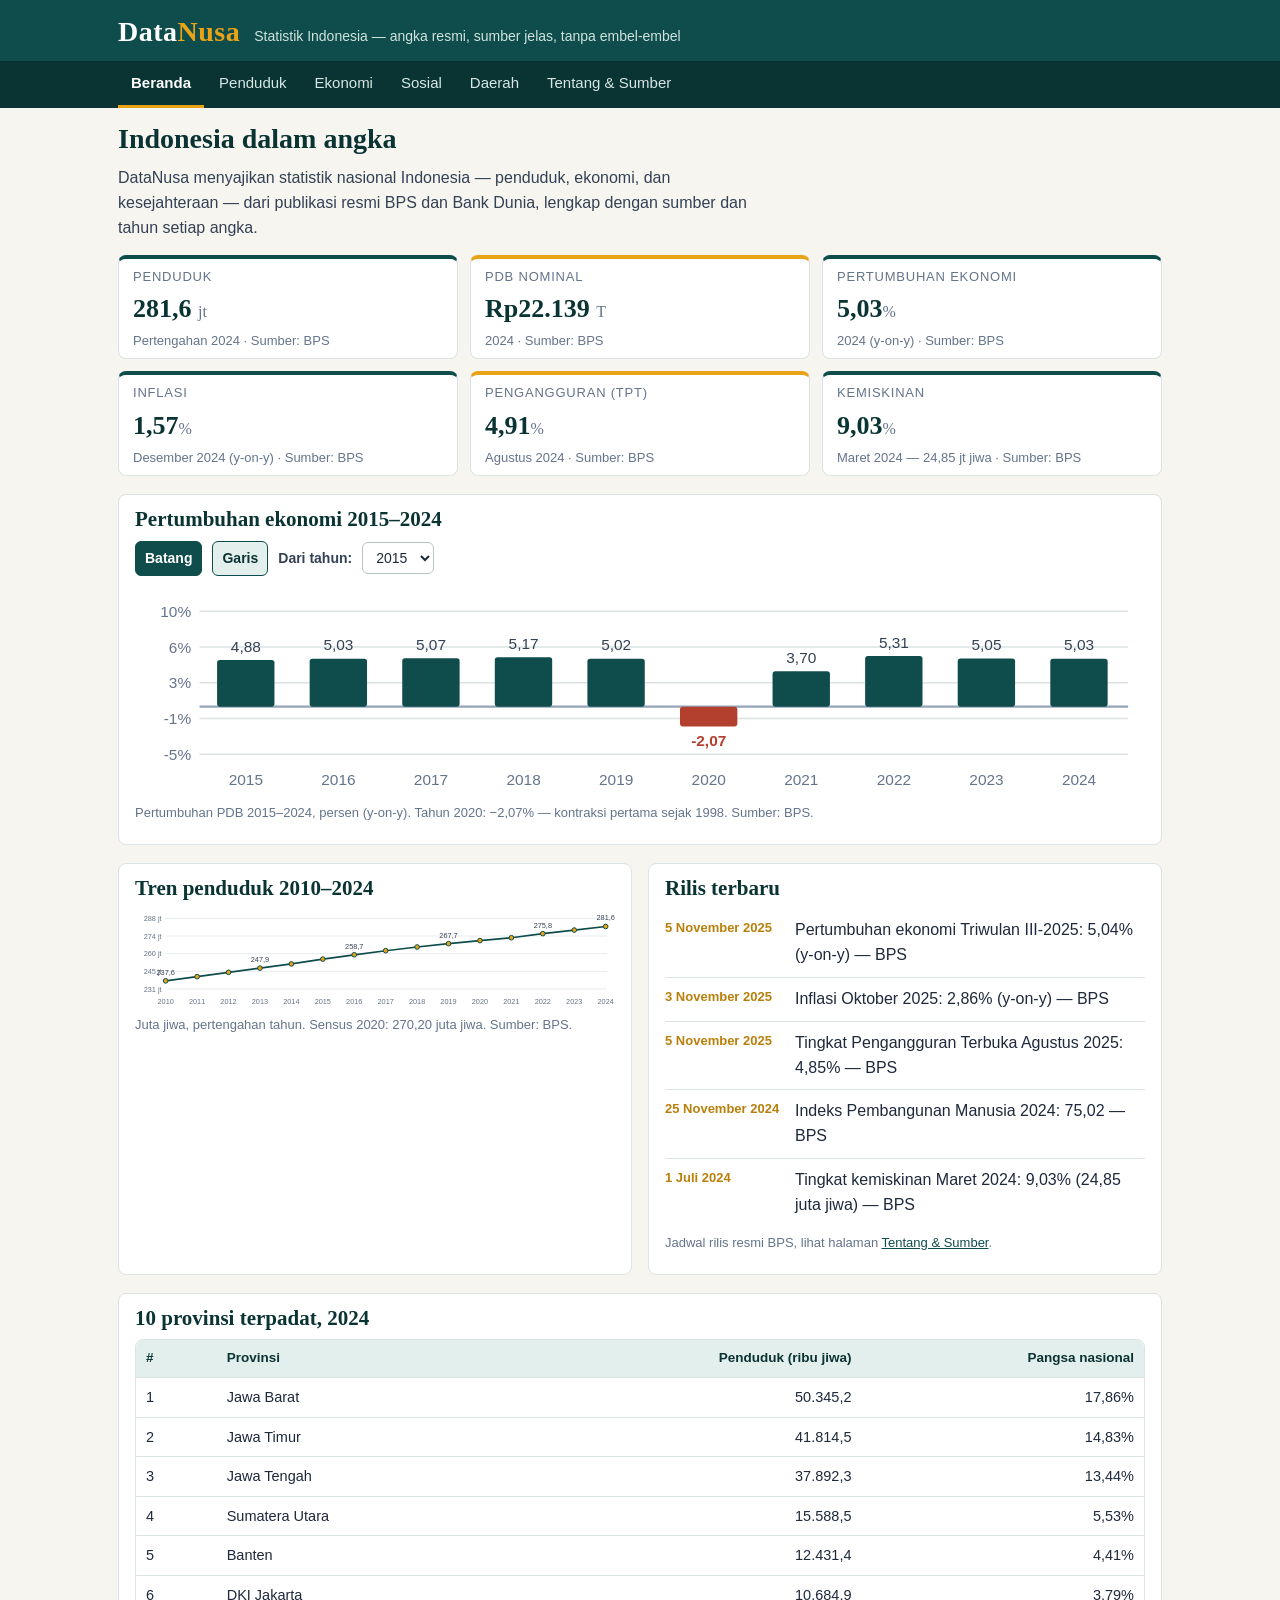
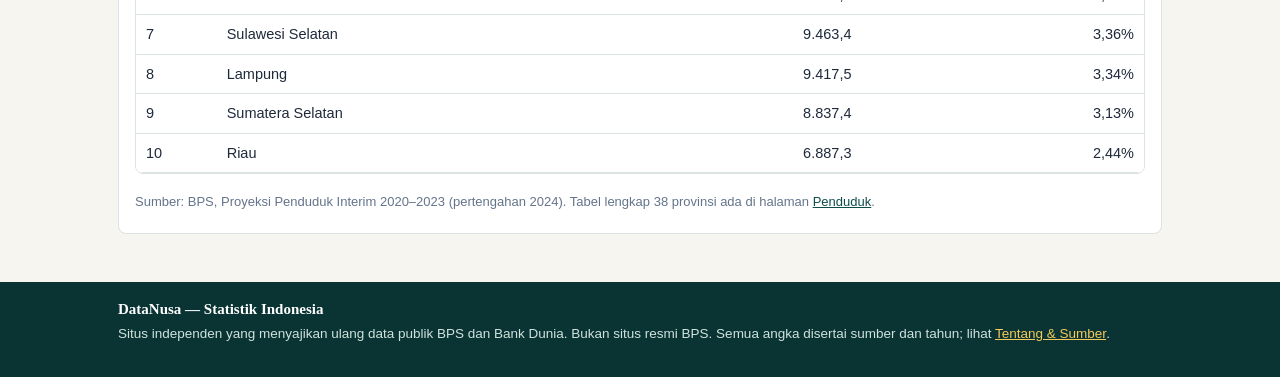
<file: app/index.html>
<!DOCTYPE html>
<html lang="id">
<head>
<meta charset="utf-8">
<meta name="viewport" content="width=device-width, initial-scale=1">
<meta name="description" content="DataNusa — statistik nasional Indonesia: penduduk 281,6 juta, PDB, inflasi, pengangguran, kemiskinan, dan IPM, dari BPS.">
<title>DataNusa — Statistik Indonesia</title>
<link rel="stylesheet" href="style.css">
<script src="data.js"></script>
<script src="charts.js"></script>
<script src="main.js"></script>
<script src="index.js"></script>
</head>
<body>
<header class="masthead">
  <div class="wrap">
    <a class="brand" href="index.html">Data<em>Nusa</em></a>
    <span class="tagline">Statistik Indonesia — angka resmi, sumber jelas, tanpa embel-embel</span>
  </div>
</header>
<nav class="main" aria-label="Navigasi utama">
  <div class="wrap">
    <a href="index.html">Beranda</a>
    <a href="penduduk.html">Penduduk</a>
    <a href="ekonomi.html">Ekonomi</a>
    <a href="sosial.html">Sosial</a>
    <a href="daerah.html">Daerah</a>
    <a href="metodologi.html">Tentang &amp; Sumber</a>
  </div>
</nav>
<main>
  <div class="wrap">
    <h1>Indonesia dalam angka</h1>
    <p class="lede">DataNusa menyajikan statistik nasional Indonesia — penduduk, ekonomi, dan kesejahteraan — dari publikasi resmi BPS dan Bank Dunia, lengkap dengan sumber dan tahun setiap angka.</p>

    <section class="kpis" aria-label="Indikator utama">
      <div class="kpi"><div class="label">Penduduk</div><div class="value">281,6 <small>jt</small></div><div class="period">Pertengahan 2024 · Sumber: BPS</div></div>
      <div class="kpi amber"><div class="label">PDB nominal</div><div class="value">Rp22.139 <small>T</small></div><div class="period">2024 · Sumber: BPS</div></div>
      <div class="kpi"><div class="label">Pertumbuhan ekonomi</div><div class="value">5,03<small>%</small></div><div class="period">2024 (y-on-y) · Sumber: BPS</div></div>
      <div class="kpi"><div class="label">Inflasi</div><div class="value">1,57<small>%</small></div><div class="period">Desember 2024 (y-on-y) · Sumber: BPS</div></div>
      <div class="kpi amber"><div class="label">Pengangguran (TPT)</div><div class="value">4,91<small>%</small></div><div class="period">Agustus 2024 · Sumber: BPS</div></div>
      <div class="kpi"><div class="label">Kemiskinan</div><div class="value">9,03<small>%</small></div><div class="period">Maret 2024 — 24,85 jt jiwa · Sumber: BPS</div></div>
    </section>

    <section class="panel" aria-labelledby="hero-title">
      <h2 id="hero-title">Pertumbuhan ekonomi 2015–2024</h2>
      <div class="controls">
        <button id="toggle-bar" type="button" aria-pressed="true">Batang</button>
        <button id="toggle-line" type="button" aria-pressed="false">Garis</button>
        <label for="year-from">Dari tahun:</label>
        <select id="year-from">
          <option value="2015" selected>2015</option>
          <option value="2018">2018</option>
          <option value="2020">2020</option>
          <option value="2022">2022</option>
        </select>
      </div>
      <div id="hero-chart"></div>
      <p class="chart-note" id="hero-note"></p>
    </section>

    <section class="grid2">
      <div class="panel">
        <h2>Tren penduduk 2010–2024</h2>
        <div id="pop-chart"></div>
        <p class="chart-note">Juta jiwa, pertengahan tahun. Sensus 2020: 270,20 juta jiwa. Sumber: BPS.</p>
      </div>
      <div class="panel">
        <h2>Rilis terbaru</h2>
        <ul class="releases" id="releases"></ul>
        <p class="chart-note">Jadwal rilis resmi BPS, lihat halaman <a href="metodologi.html">Tentang &amp; Sumber</a>.</p>
      </div>
    </section>

    <section class="panel">
      <h2>10 provinsi terpadat, 2024</h2>
      <div class="tablewrap">
        <table class="data">
          <thead><tr><th>#</th><th>Provinsi</th><th class="num">Penduduk (ribu jiwa)</th><th class="num">Pangsa nasional</th></tr></thead>
          <tbody id="top10-body"></tbody>
        </table>
      </div>
      <p class="src">Sumber: BPS, Proyeksi Penduduk Interim 2020–2023 (pertengahan 2024). Tabel lengkap 38 provinsi ada di halaman <a href="penduduk.html">Penduduk</a>.</p>
    </section>
  </div>
</main>
<footer class="site">
  <div class="wrap">
    <h3>DataNusa — Statistik Indonesia</h3>
    <p>Situs independen yang menyajikan ulang data publik BPS dan Bank Dunia. Bukan situs resmi BPS. Semua angka disertai sumber dan tahun; lihat <a href="metodologi.html">Tentang &amp; Sumber</a>.</p>
  </div>
</footer>
</body>
</html>
</file>
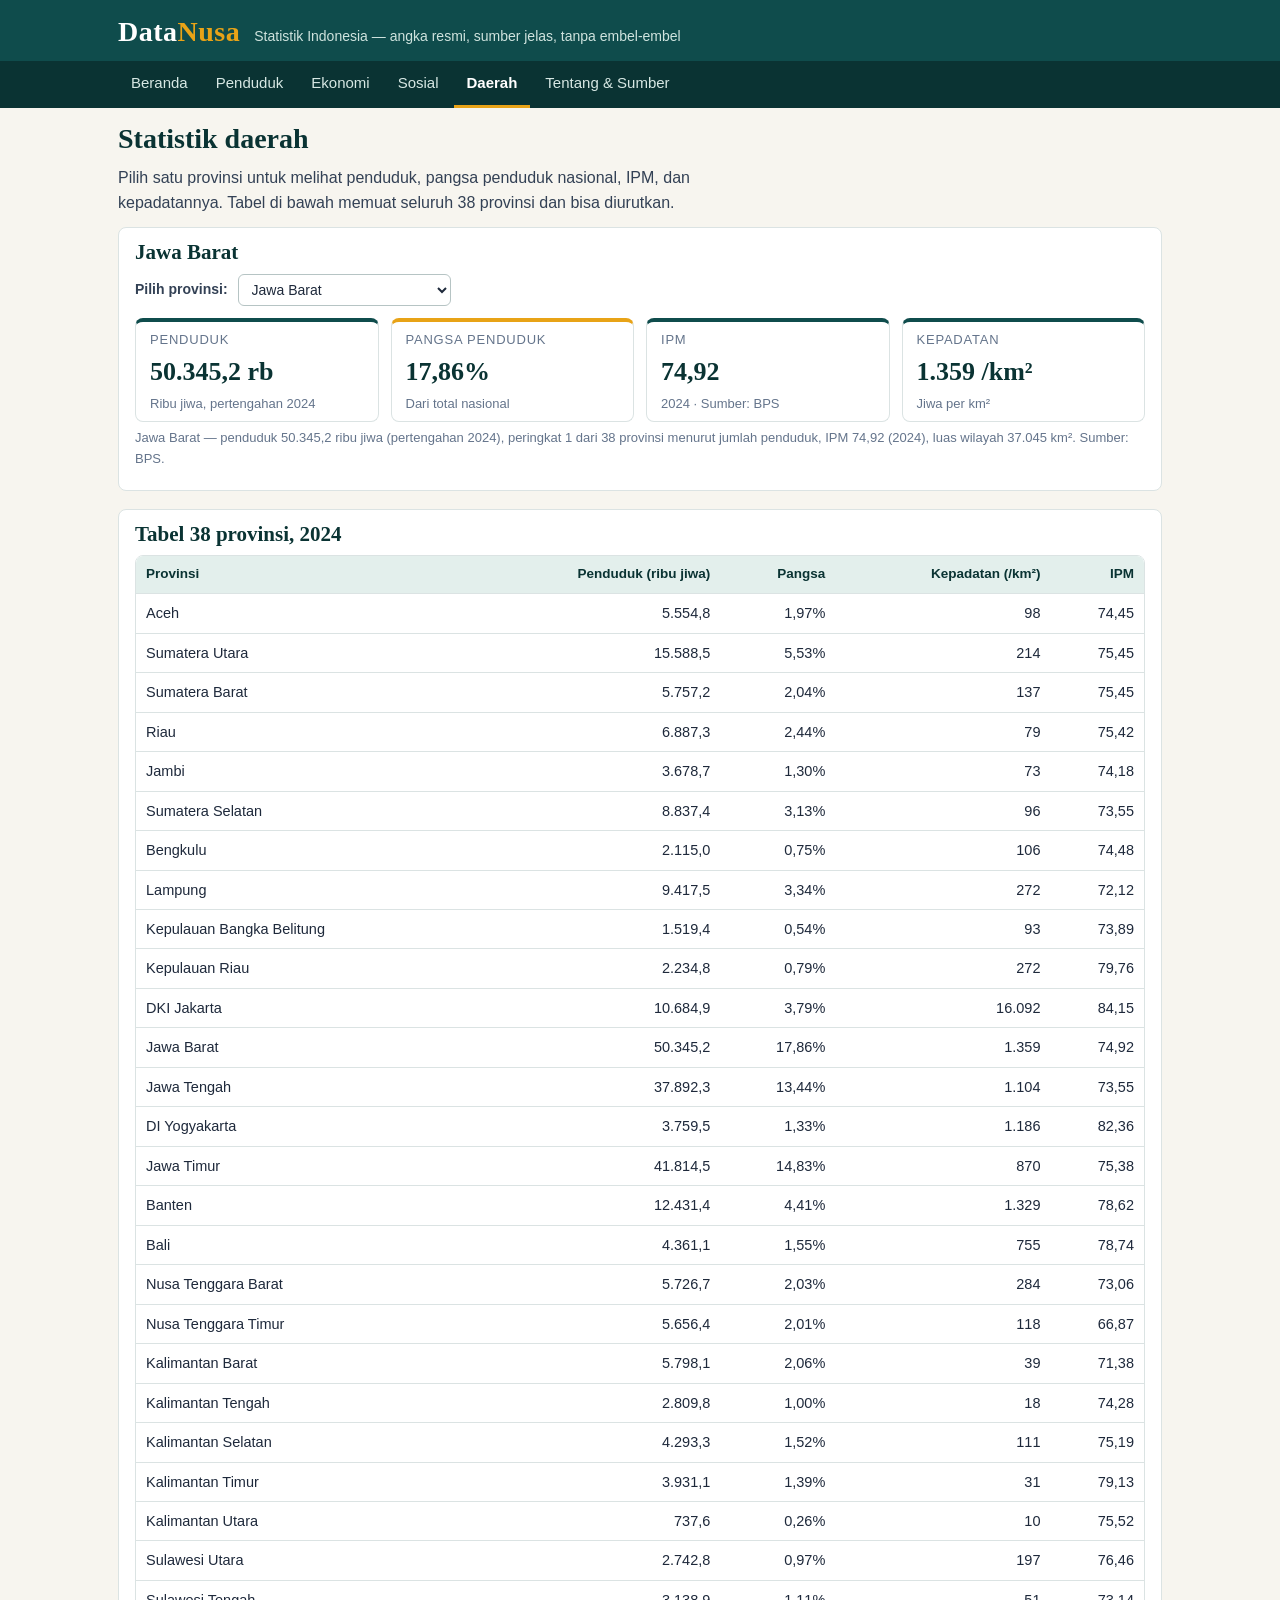
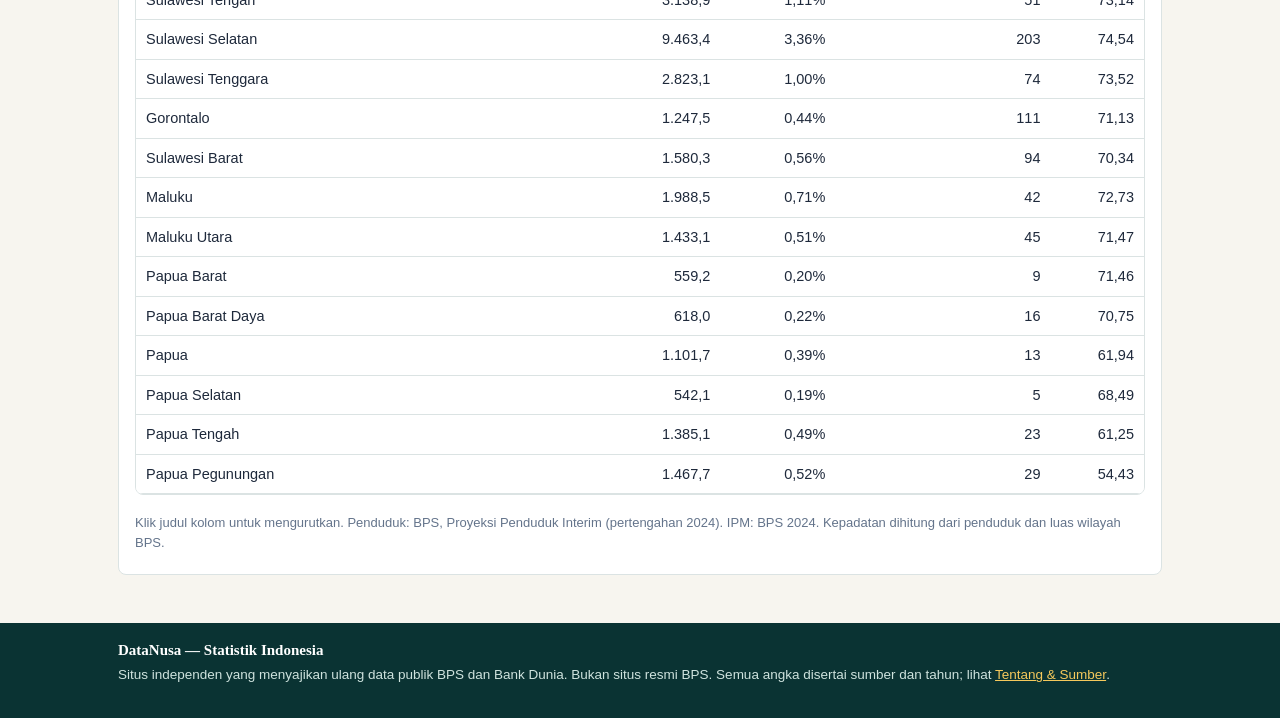
<file: app/daerah.html>
<!DOCTYPE html>
<html lang="id">
<head>
<meta charset="utf-8">
<meta name="viewport" content="width=device-width, initial-scale=1">
<meta name="description" content="Statistik 38 provinsi Indonesia 2024: penduduk, pangsa nasional, IPM, dan kepadatan — pilih provinsi untuk melihat datanya.">
<title>Daerah — DataNusa</title>
<link rel="stylesheet" href="style.css">
<script src="data.js"></script>
<script src="charts.js"></script>
<script src="main.js"></script>
<script src="daerah.js"></script>
</head>
<body>
<header class="masthead">
  <div class="wrap">
    <a class="brand" href="index.html">Data<em>Nusa</em></a>
    <span class="tagline">Statistik Indonesia — angka resmi, sumber jelas, tanpa embel-embel</span>
  </div>
</header>
<nav class="main" aria-label="Navigasi utama">
  <div class="wrap">
    <a href="index.html">Beranda</a>
    <a href="penduduk.html">Penduduk</a>
    <a href="ekonomi.html">Ekonomi</a>
    <a href="sosial.html">Sosial</a>
    <a href="daerah.html">Daerah</a>
    <a href="metodologi.html">Tentang &amp; Sumber</a>
  </div>
</nav>
<main>
  <div class="wrap">
    <h1>Statistik daerah</h1>
    <p class="lede">Pilih satu provinsi untuk melihat penduduk, pangsa penduduk nasional, IPM, dan kepadatannya. Tabel di bawah memuat seluruh 38 provinsi dan bisa diurutkan.</p>

    <section class="panel">
      <h2 id="prov-name">Jawa Barat</h2>
      <div class="controls">
        <label for="prov-select">Pilih provinsi:</label>
        <select id="prov-select"></select>
      </div>
      <div class="daerah-panel">
        <div class="kpi"><div class="label">Penduduk</div><div class="value" id="prov-pop">—</div><div class="period">Ribu jiwa, pertengahan 2024</div></div>
        <div class="kpi amber"><div class="label">Pangsa penduduk</div><div class="value" id="prov-share">—</div><div class="period">Dari total nasional</div></div>
        <div class="kpi"><div class="label">IPM</div><div class="value" id="prov-ipm">—</div><div class="period">2024 · Sumber: BPS</div></div>
        <div class="kpi"><div class="label">Kepadatan</div><div class="value" id="prov-density">—</div><div class="period">Jiwa per km²</div></div>
      </div>
      <p class="chart-note" id="prov-note"></p>
    </section>

    <section class="panel">
      <h2>Tabel 38 provinsi, 2024</h2>
      <div class="tablewrap">
        <table class="data" id="prov-table">
          <thead><tr>
            <th class="sortable" data-col="0" data-type="text">Provinsi</th>
            <th class="sortable num" data-col="1" data-type="num">Penduduk (ribu jiwa)</th>
            <th class="sortable num" data-col="2" data-type="num">Pangsa</th>
            <th class="sortable num" data-col="3" data-type="num">Kepadatan (/km²)</th>
            <th class="sortable num" data-col="4" data-type="num">IPM</th>
          </tr></thead>
          <tbody></tbody>
        </table>
      </div>
      <p class="src">Klik judul kolom untuk mengurutkan. Penduduk: BPS, Proyeksi Penduduk Interim (pertengahan 2024). IPM: BPS 2024. Kepadatan dihitung dari penduduk dan luas wilayah BPS.</p>
    </section>
  </div>
</main>
<footer class="site">
  <div class="wrap">
    <h3>DataNusa — Statistik Indonesia</h3>
    <p>Situs independen yang menyajikan ulang data publik BPS dan Bank Dunia. Bukan situs resmi BPS. Semua angka disertai sumber dan tahun; lihat <a href="metodologi.html">Tentang &amp; Sumber</a>.</p>
  </div>
</footer>
</body>
</html>
</file>
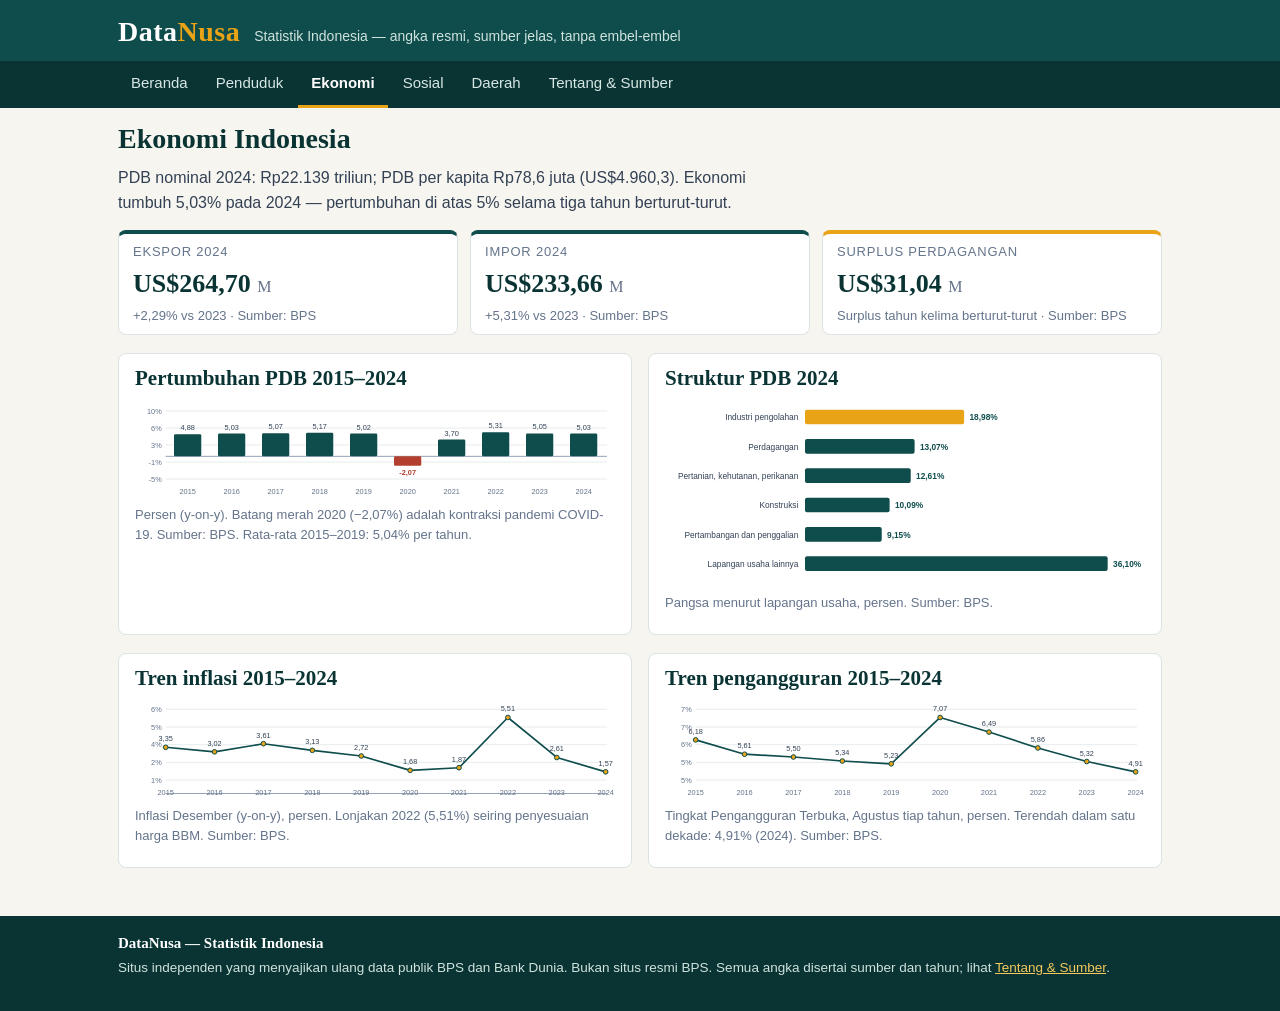
<file: app/ekonomi.html>
<!DOCTYPE html>
<html lang="id">
<head>
<meta charset="utf-8">
<meta name="viewport" content="width=device-width, initial-scale=1">
<meta name="description" content="Ekonomi Indonesia: PDB Rp22.139 triliun, pertumbuhan 5,03%, inflasi 1,57%, surplus perdagangan US$31,04 miliar (2024).">
<title>Ekonomi — DataNusa</title>
<link rel="stylesheet" href="style.css">
<script src="data.js"></script>
<script src="charts.js"></script>
<script src="main.js"></script>
<script src="ekonomi.js"></script>
</head>
<body>
<header class="masthead">
  <div class="wrap">
    <a class="brand" href="index.html">Data<em>Nusa</em></a>
    <span class="tagline">Statistik Indonesia — angka resmi, sumber jelas, tanpa embel-embel</span>
  </div>
</header>
<nav class="main" aria-label="Navigasi utama">
  <div class="wrap">
    <a href="index.html">Beranda</a>
    <a href="penduduk.html">Penduduk</a>
    <a href="ekonomi.html">Ekonomi</a>
    <a href="sosial.html">Sosial</a>
    <a href="daerah.html">Daerah</a>
    <a href="metodologi.html">Tentang &amp; Sumber</a>
  </div>
</nav>
<main>
  <div class="wrap">
    <h1>Ekonomi Indonesia</h1>
    <p class="lede">PDB nominal 2024: Rp22.139 triliun; PDB per kapita Rp78,6 juta (US$4.960,3). Ekonomi tumbuh 5,03% pada 2024 — pertumbuhan di atas 5% selama tiga tahun berturut-turut.</p>

    <section class="kpis" aria-label="Perdagangan 2024">
      <div class="kpi"><div class="label">Ekspor 2024</div><div class="value">US$264,70 <small>M</small></div><div class="period">+2,29% vs 2023 · Sumber: BPS</div></div>
      <div class="kpi"><div class="label">Impor 2024</div><div class="value">US$233,66 <small>M</small></div><div class="period">+5,31% vs 2023 · Sumber: BPS</div></div>
      <div class="kpi amber"><div class="label">Surplus perdagangan</div><div class="value">US$31,04 <small>M</small></div><div class="period">Surplus tahun kelima berturut-turut · Sumber: BPS</div></div>
    </section>

    <section class="grid2">
      <div class="panel">
        <h2>Pertumbuhan PDB 2015–2024</h2>
        <div id="growth-chart"></div>
        <p class="chart-note">Persen (y-on-y). Batang merah 2020 (−2,07%) adalah kontraksi pandemi COVID-19. Sumber: BPS.</p>
      </div>
      <div class="panel">
        <h2>Struktur PDB 2024</h2>
        <div id="sector-chart"></div>
        <p class="chart-note">Pangsa menurut lapangan usaha, persen. Sumber: BPS.</p>
      </div>
    </section>

    <section class="grid2">
      <div class="panel">
        <h2>Tren inflasi 2015–2024</h2>
        <div id="inflation-chart"></div>
        <p class="chart-note">Inflasi Desember (y-on-y), persen. Lonjakan 2022 (5,51%) seiring penyesuaian harga BBM. Sumber: BPS.</p>
      </div>
      <div class="panel">
        <h2>Tren pengangguran 2015–2024</h2>
        <div id="unemp-chart"></div>
        <p class="chart-note">Tingkat Pengangguran Terbuka, Agustus tiap tahun, persen. Terendah dalam satu dekade: 4,91% (2024). Sumber: BPS.</p>
      </div>
    </section>
  </div>
</main>
<footer class="site">
  <div class="wrap">
    <h3>DataNusa — Statistik Indonesia</h3>
    <p>Situs independen yang menyajikan ulang data publik BPS dan Bank Dunia. Bukan situs resmi BPS. Semua angka disertai sumber dan tahun; lihat <a href="metodologi.html">Tentang &amp; Sumber</a>.</p>
  </div>
</footer>
</body>
</html>
</file>
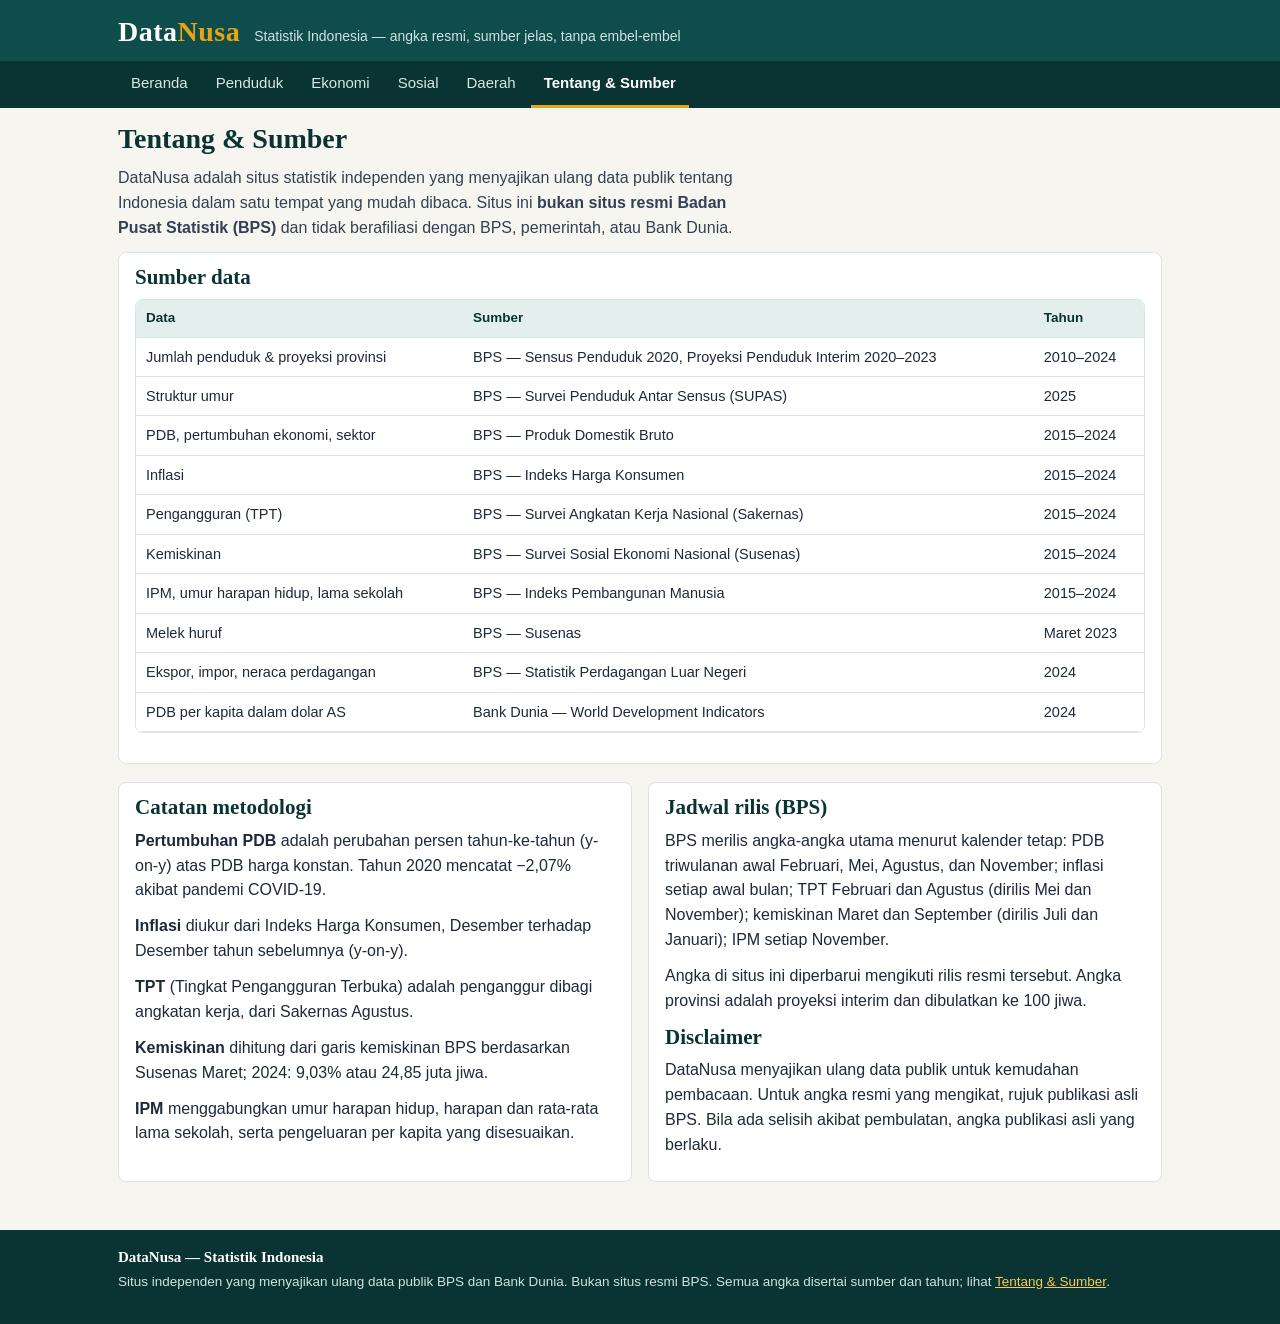
<file: app/metodologi.html>
<!DOCTYPE html>
<html lang="id">
<head>
<meta charset="utf-8">
<meta name="viewport" content="width=device-width, initial-scale=1">
<meta name="description" content="Tentang DataNusa: sumber data BPS dan Bank Dunia, catatan metodologi, jadwal rilis, dan disclaimer situs independen.">
<title>Tentang &amp; Sumber — DataNusa</title>
<link rel="stylesheet" href="style.css">
<script src="main.js"></script>
</head>
<body>
<header class="masthead">
  <div class="wrap">
    <a class="brand" href="index.html">Data<em>Nusa</em></a>
    <span class="tagline">Statistik Indonesia — angka resmi, sumber jelas, tanpa embel-embel</span>
  </div>
</header>
<nav class="main" aria-label="Navigasi utama">
  <div class="wrap">
    <a href="index.html">Beranda</a>
    <a href="penduduk.html">Penduduk</a>
    <a href="ekonomi.html">Ekonomi</a>
    <a href="sosial.html">Sosial</a>
    <a href="daerah.html">Daerah</a>
    <a href="metodologi.html">Tentang &amp; Sumber</a>
  </div>
</nav>
<main>
  <div class="wrap">
    <h1>Tentang &amp; Sumber</h1>
    <p class="lede">DataNusa adalah situs statistik independen yang menyajikan ulang data publik tentang Indonesia dalam satu tempat yang mudah dibaca. Situs ini <b>bukan situs resmi Badan Pusat Statistik (BPS)</b> dan tidak berafiliasi dengan BPS, pemerintah, atau Bank Dunia.</p>

    <section class="panel">
      <h2>Sumber data</h2>
      <div class="tablewrap">
        <table class="data">
          <thead><tr><th>Data</th><th>Sumber</th><th>Tahun</th></tr></thead>
          <tbody>
            <tr><td>Jumlah penduduk &amp; proyeksi provinsi</td><td>BPS — Sensus Penduduk 2020, Proyeksi Penduduk Interim 2020–2023</td><td>2010–2024</td></tr>
            <tr><td>Struktur umur</td><td>BPS — Survei Penduduk Antar Sensus (SUPAS)</td><td>2025</td></tr>
            <tr><td>PDB, pertumbuhan ekonomi, sektor</td><td>BPS — Produk Domestik Bruto</td><td>2015–2024</td></tr>
            <tr><td>Inflasi</td><td>BPS — Indeks Harga Konsumen</td><td>2015–2024</td></tr>
            <tr><td>Pengangguran (TPT)</td><td>BPS — Survei Angkatan Kerja Nasional (Sakernas)</td><td>2015–2024</td></tr>
            <tr><td>Kemiskinan</td><td>BPS — Survei Sosial Ekonomi Nasional (Susenas)</td><td>2015–2024</td></tr>
            <tr><td>IPM, umur harapan hidup, lama sekolah</td><td>BPS — Indeks Pembangunan Manusia</td><td>2015–2024</td></tr>
            <tr><td>Melek huruf</td><td>BPS — Susenas</td><td>Maret 2023</td></tr>
            <tr><td>Ekspor, impor, neraca perdagangan</td><td>BPS — Statistik Perdagangan Luar Negeri</td><td>2024</td></tr>
            <tr><td>PDB per kapita dalam dolar AS</td><td>Bank Dunia — World Development Indicators</td><td>2024</td></tr>
          </tbody>
        </table>
      </div>
    </section>

    <section class="grid2">
      <div class="panel">
        <h2>Catatan metodologi</h2>
        <p><b>Pertumbuhan PDB</b> adalah perubahan persen tahun-ke-tahun (y-on-y) atas PDB harga konstan. Tahun 2020 mencatat −2,07% akibat pandemi COVID-19.</p>
        <p><b>Inflasi</b> diukur dari Indeks Harga Konsumen, Desember terhadap Desember tahun sebelumnya (y-on-y).</p>
        <p><b>TPT</b> (Tingkat Pengangguran Terbuka) adalah penganggur dibagi angkatan kerja, dari Sakernas Agustus.</p>
        <p><b>Kemiskinan</b> dihitung dari garis kemiskinan BPS berdasarkan Susenas Maret; 2024: 9,03% atau 24,85 juta jiwa.</p>
        <p><b>IPM</b> menggabungkan umur harapan hidup, harapan dan rata-rata lama sekolah, serta pengeluaran per kapita yang disesuaikan.</p>
      </div>
      <div class="panel">
        <h2>Jadwal rilis (BPS)</h2>
        <p>BPS merilis angka-angka utama menurut kalender tetap: PDB triwulanan awal Februari, Mei, Agustus, dan November; inflasi setiap awal bulan; TPT Februari dan Agustus (dirilis Mei dan November); kemiskinan Maret dan September (dirilis Juli dan Januari); IPM setiap November.</p>
        <p>Angka di situs ini diperbarui mengikuti rilis resmi tersebut. Angka provinsi adalah proyeksi interim dan dibulatkan ke 100 jiwa.</p>
        <h2>Disclaimer</h2>
        <p>DataNusa menyajikan ulang data publik untuk kemudahan pembacaan. Untuk angka resmi yang mengikat, rujuk publikasi asli BPS. Bila ada selisih akibat pembulatan, angka publikasi asli yang berlaku.</p>
      </div>
    </section>
  </div>
</main>
<footer class="site">
  <div class="wrap">
    <h3>DataNusa — Statistik Indonesia</h3>
    <p>Situs independen yang menyajikan ulang data publik BPS dan Bank Dunia. Bukan situs resmi BPS. Semua angka disertai sumber dan tahun; lihat <a href="metodologi.html">Tentang &amp; Sumber</a>.</p>
  </div>
</footer>
</body>
</html>
</file>
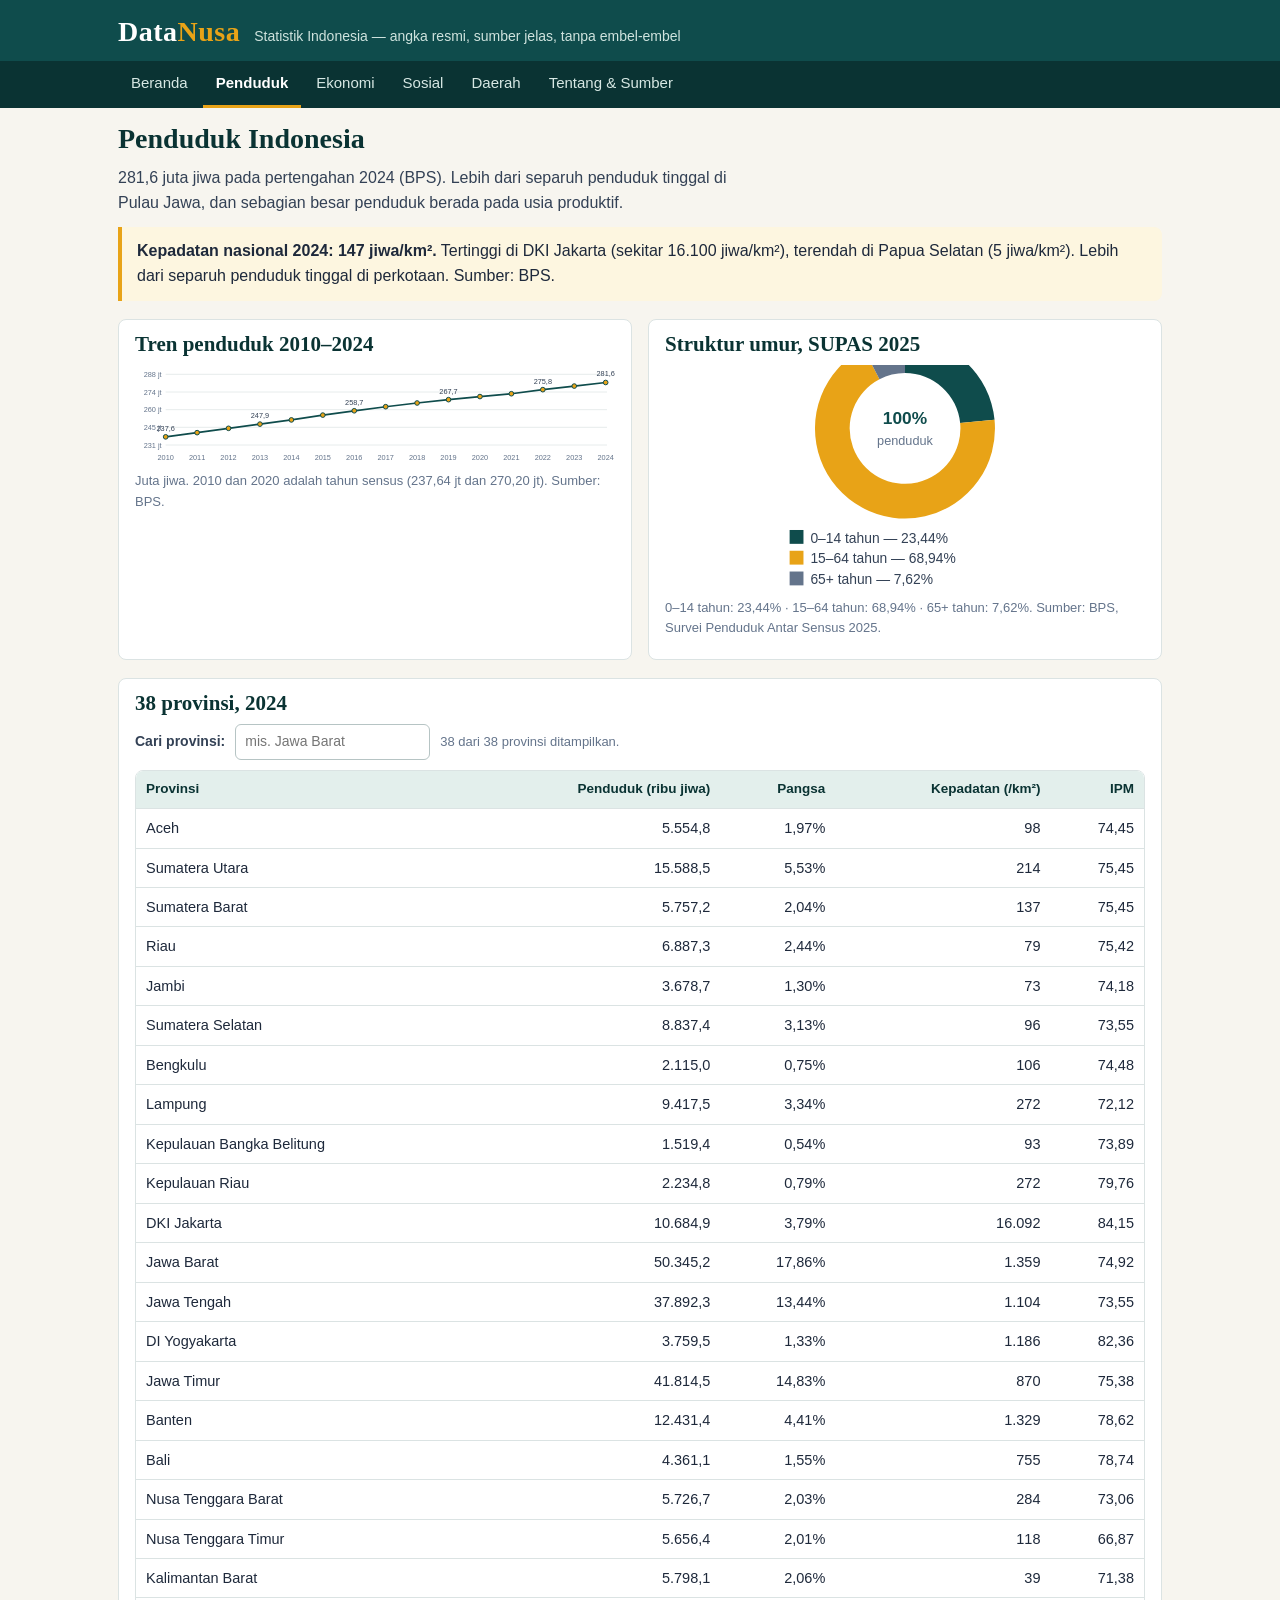
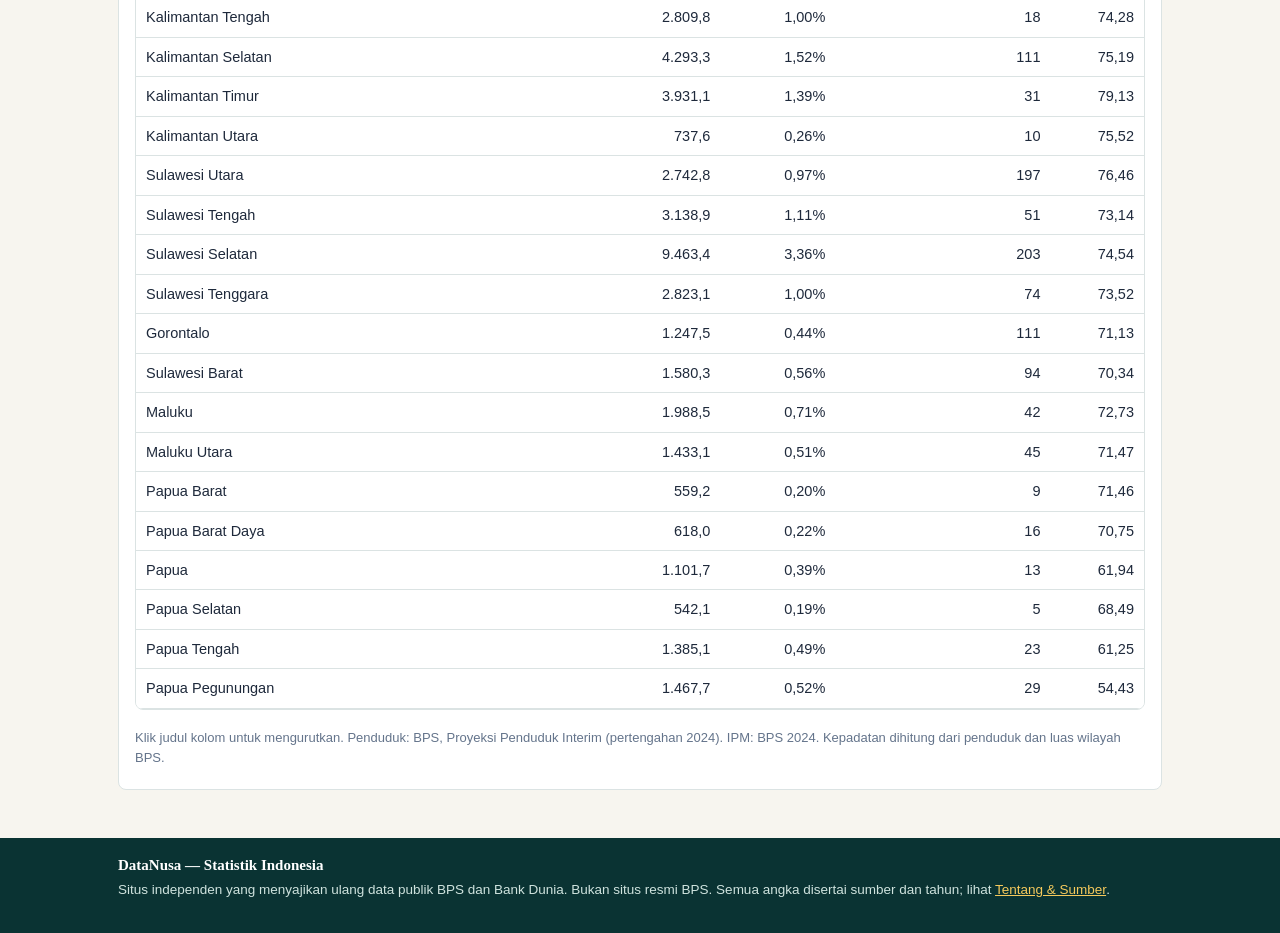
<file: app/penduduk.html>
<!DOCTYPE html>
<html lang="id">
<head>
<meta charset="utf-8">
<meta name="viewport" content="width=device-width, initial-scale=1">
<meta name="description" content="Penduduk Indonesia 281,6 juta jiwa (2024): tren 2010–2024, struktur umur SUPAS 2025, dan tabel 38 provinsi.">
<title>Penduduk — DataNusa</title>
<link rel="stylesheet" href="style.css">
<script src="data.js"></script>
<script src="charts.js"></script>
<script src="main.js"></script>
<script src="penduduk.js"></script>
</head>
<body>
<header class="masthead">
  <div class="wrap">
    <a class="brand" href="index.html">Data<em>Nusa</em></a>
    <span class="tagline">Statistik Indonesia — angka resmi, sumber jelas, tanpa embel-embel</span>
  </div>
</header>
<nav class="main" aria-label="Navigasi utama">
  <div class="wrap">
    <a href="index.html">Beranda</a>
    <a href="penduduk.html">Penduduk</a>
    <a href="ekonomi.html">Ekonomi</a>
    <a href="sosial.html">Sosial</a>
    <a href="daerah.html">Daerah</a>
    <a href="metodologi.html">Tentang &amp; Sumber</a>
  </div>
</nav>
<main>
  <div class="wrap">
    <h1>Penduduk Indonesia</h1>
    <p class="lede">281,6 juta jiwa pada pertengahan 2024 (BPS). Lebih dari separuh penduduk tinggal di Pulau Jawa, dan sebagian besar penduduk berada pada usia produktif.</p>

    <div class="callout"><p><b>Kepadatan nasional 2024: 147 jiwa/km².</b> Tertinggi di DKI Jakarta (sekitar 16.100 jiwa/km²), terendah di Papua Selatan (5 jiwa/km²). Lebih dari separuh penduduk tinggal di perkotaan. Sumber: BPS.</p></div>

    <section class="grid2">
      <div class="panel">
        <h2>Tren penduduk 2010–2024</h2>
        <div id="pop-chart"></div>
        <p class="chart-note">Juta jiwa. 2010 dan 2020 adalah tahun sensus (237,64 jt dan 270,20 jt). Sumber: BPS.</p>
      </div>
      <div class="panel">
        <h2>Struktur umur, SUPAS 2025</h2>
        <div id="age-chart"></div>
        <p class="chart-note">0–14 tahun: 23,44% · 15–64 tahun: 68,94% · 65+ tahun: 7,62%. Sumber: BPS, Survei Penduduk Antar Sensus 2025.</p>
      </div>
    </section>

    <section class="panel">
      <h2>38 provinsi, 2024</h2>
      <div class="controls">
        <label for="prov-search">Cari provinsi:</label>
        <input type="search" id="prov-search" placeholder="mis. Jawa Barat">
        <span class="src" id="filter-count"></span>
      </div>
      <div class="tablewrap">
        <table class="data" id="prov-table">
          <thead><tr>
            <th class="sortable" data-col="0" data-type="text">Provinsi</th>
            <th class="sortable num" data-col="1" data-type="num">Penduduk (ribu jiwa)</th>
            <th class="sortable num" data-col="2" data-type="num">Pangsa</th>
            <th class="sortable num" data-col="3" data-type="num">Kepadatan (/km²)</th>
            <th class="sortable num" data-col="4" data-type="num">IPM</th>
          </tr></thead>
          <tbody></tbody>
        </table>
      </div>
      <p class="src">Klik judul kolom untuk mengurutkan. Penduduk: BPS, Proyeksi Penduduk Interim (pertengahan 2024). IPM: BPS 2024. Kepadatan dihitung dari penduduk dan luas wilayah BPS.</p>
    </section>
  </div>
</main>
<footer class="site">
  <div class="wrap">
    <h3>DataNusa — Statistik Indonesia</h3>
    <p>Situs independen yang menyajikan ulang data publik BPS dan Bank Dunia. Bukan situs resmi BPS. Semua angka disertai sumber dan tahun; lihat <a href="metodologi.html">Tentang &amp; Sumber</a>.</p>
  </div>
</footer>
</body>
</html>
</file>
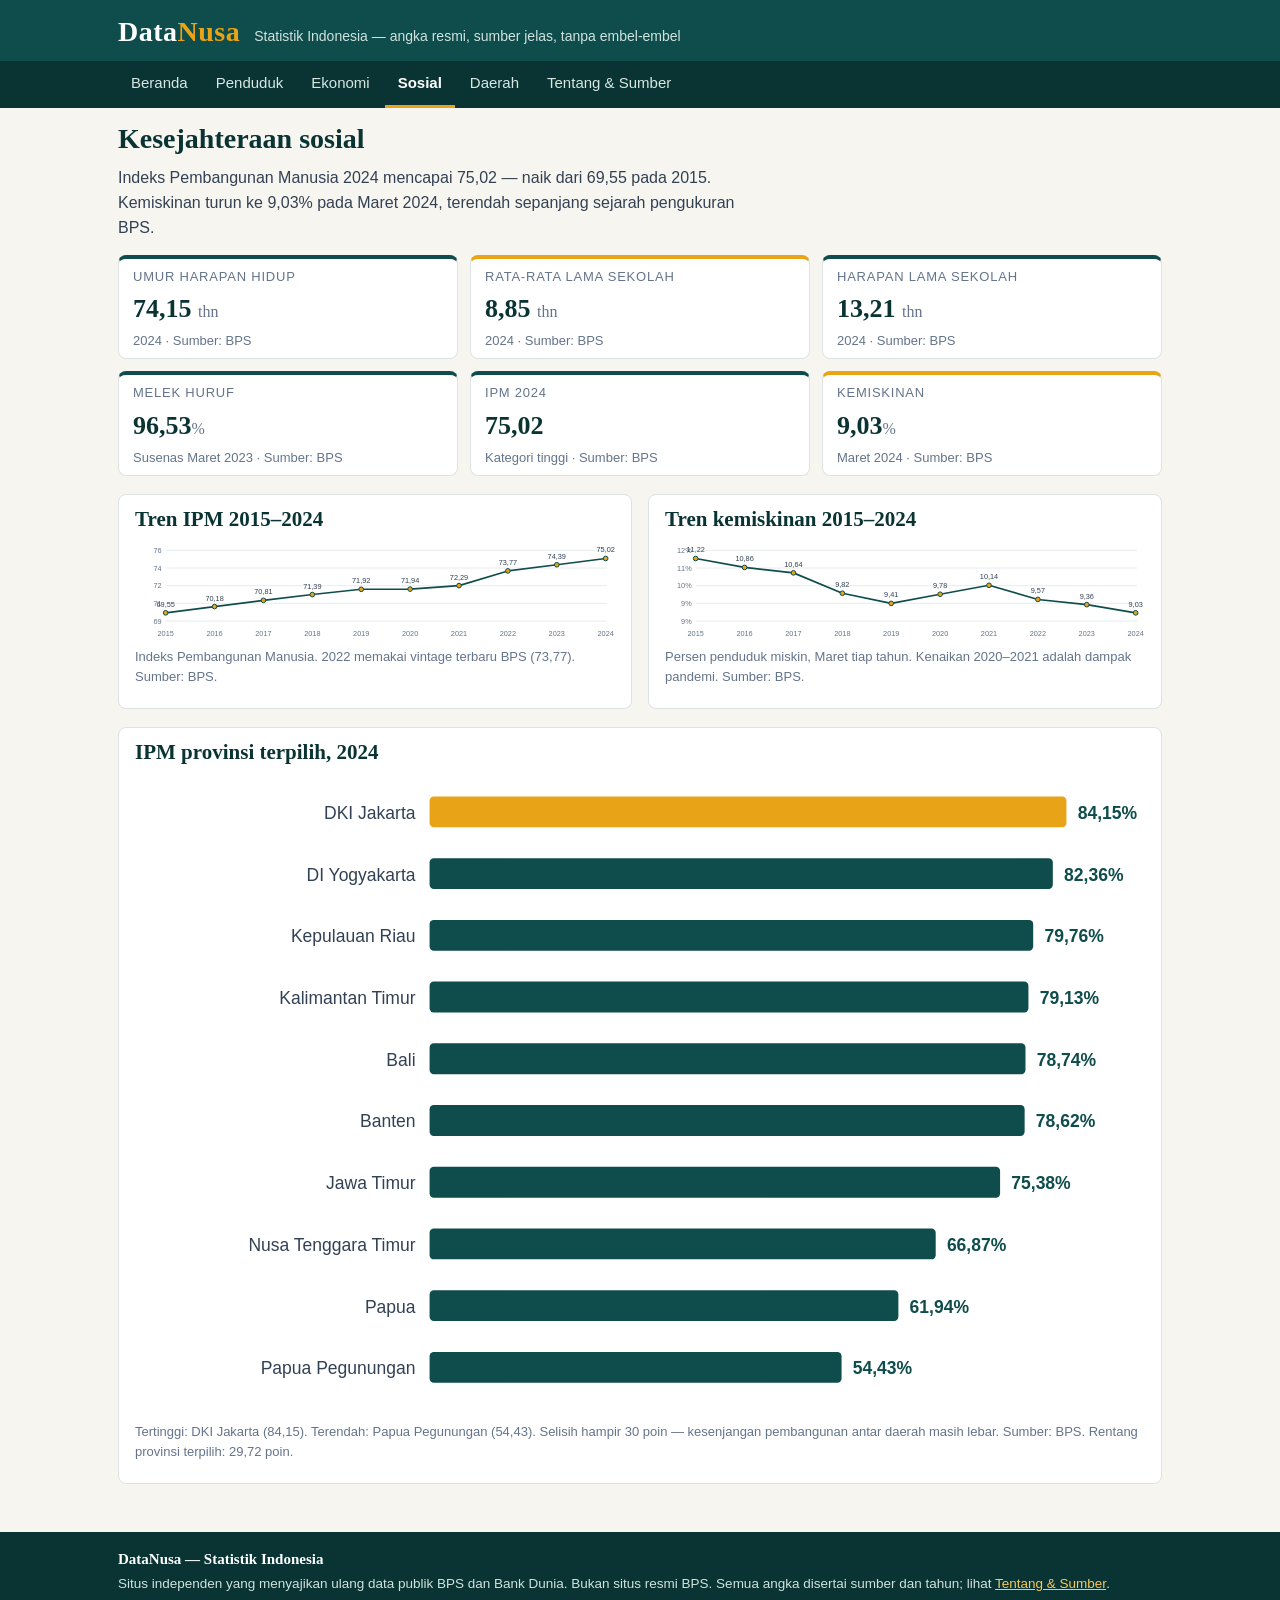
<file: app/sosial.html>
<!DOCTYPE html>
<html lang="id">
<head>
<meta charset="utf-8">
<meta name="viewport" content="width=device-width, initial-scale=1">
<meta name="description" content="Kesejahteraan sosial Indonesia: IPM 75,02, kemiskinan 9,03%, umur harapan hidup 74,15 tahun (2024).">
<title>Sosial — DataNusa</title>
<link rel="stylesheet" href="style.css">
<script src="data.js"></script>
<script src="charts.js"></script>
<script src="main.js"></script>
<script src="sosial.js"></script>
</head>
<body>
<header class="masthead">
  <div class="wrap">
    <a class="brand" href="index.html">Data<em>Nusa</em></a>
    <span class="tagline">Statistik Indonesia — angka resmi, sumber jelas, tanpa embel-embel</span>
  </div>
</header>
<nav class="main" aria-label="Navigasi utama">
  <div class="wrap">
    <a href="index.html">Beranda</a>
    <a href="penduduk.html">Penduduk</a>
    <a href="ekonomi.html">Ekonomi</a>
    <a href="sosial.html">Sosial</a>
    <a href="daerah.html">Daerah</a>
    <a href="metodologi.html">Tentang &amp; Sumber</a>
  </div>
</nav>
<main>
  <div class="wrap">
    <h1>Kesejahteraan sosial</h1>
    <p class="lede">Indeks Pembangunan Manusia 2024 mencapai 75,02 — naik dari 69,55 pada 2015. Kemiskinan turun ke 9,03% pada Maret 2024, terendah sepanjang sejarah pengukuran BPS.</p>

    <section class="kpis" aria-label="Indikator sosial 2024">
      <div class="kpi"><div class="label">Umur harapan hidup</div><div class="value">74,15 <small>thn</small></div><div class="period">2024 · Sumber: BPS</div></div>
      <div class="kpi amber"><div class="label">Rata-rata lama sekolah</div><div class="value">8,85 <small>thn</small></div><div class="period">2024 · Sumber: BPS</div></div>
      <div class="kpi"><div class="label">Harapan lama sekolah</div><div class="value">13,21 <small>thn</small></div><div class="period">2024 · Sumber: BPS</div></div>
      <div class="kpi"><div class="label">Melek huruf</div><div class="value">96,53<small>%</small></div><div class="period">Susenas Maret 2023 · Sumber: BPS</div></div>
      <div class="kpi"><div class="label">IPM 2024</div><div class="value">75,02</div><div class="period">Kategori tinggi · Sumber: BPS</div></div>
      <div class="kpi amber"><div class="label">Kemiskinan</div><div class="value">9,03<small>%</small></div><div class="period">Maret 2024 · Sumber: BPS</div></div>
    </section>

    <section class="grid2">
      <div class="panel">
        <h2>Tren IPM 2015–2024</h2>
        <div id="hdi-chart"></div>
        <p class="chart-note">Indeks Pembangunan Manusia. 2022 memakai vintage terbaru BPS (73,77). Sumber: BPS.</p>
      </div>
      <div class="panel">
        <h2>Tren kemiskinan 2015–2024</h2>
        <div id="poverty-chart"></div>
        <p class="chart-note">Persen penduduk miskin, Maret tiap tahun. Kenaikan 2020–2021 adalah dampak pandemi. Sumber: BPS.</p>
      </div>
    </section>

    <section class="panel">
      <h2>IPM provinsi terpilih, 2024</h2>
      <div id="hdi-prov-chart"></div>
      <p class="chart-note">Tertinggi: DKI Jakarta (84,15). Terendah: Papua Pegunungan (54,43). Selisih hampir 30 poin — kesenjangan pembangunan antar daerah masih lebar. Sumber: BPS.</p>
    </section>
  </div>
</main>
<footer class="site">
  <div class="wrap">
    <h3>DataNusa — Statistik Indonesia</h3>
    <p>Situs independen yang menyajikan ulang data publik BPS dan Bank Dunia. Bukan situs resmi BPS. Semua angka disertai sumber dan tahun; lihat <a href="metodologi.html">Tentang &amp; Sumber</a>.</p>
  </div>
</footer>
</body>
</html>
</file>
<file: app/style.css>
:root {
  --teal: #0f4c4c;
  --teal-dark: #0a3333;
  --teal-soft: #e3efec;
  --amber: #e8a317;
  --amber-dark: #b97f0b;
  --ink: #1e293b;
  --muted: #64748b;
  --line: #dbe3e3;
  --bg: #f7f5ef;
  --card: #ffffff;
  --neg: #b3402e;
  --pos: #0f766e;
}
* { box-sizing: border-box; }
html { -webkit-text-size-adjust: 100%; }
body {
  margin: 0;
  background: var(--bg);
  color: var(--ink);
  font-family: -apple-system, "Segoe UI", Roboto, Helvetica, Arial, sans-serif;
  font-size: 16px;
  line-height: 1.55;
}
h1, h2, h3 { font-family: Georgia, "Times New Roman", serif; color: var(--teal-dark); margin: 0 0 .4em; line-height: 1.2; }
p { margin: 0 0 .7em; }
a { color: var(--teal); }
.wrap { max-width: 1080px; margin: 0 auto; padding: 0 18px; }

/* Masthead */
.masthead { background: var(--teal); color: #fff; }
.masthead .wrap { display: flex; align-items: baseline; gap: 14px; flex-wrap: wrap; padding-top: 10px; padding-bottom: 8px; }
.brand { font-family: Georgia, serif; font-size: 28px; font-weight: 700; letter-spacing: .5px; color: #fff; text-decoration: none; }
.brand em { color: var(--amber); font-style: normal; }
.tagline { color: #cfe3de; font-size: 14px; }
nav.main { background: var(--teal-dark); }
nav.main .wrap { display: flex; flex-wrap: wrap; gap: 2px; padding-top: 0; padding-bottom: 0; }
nav.main a {
  color: #d7e8e4; text-decoration: none; padding: 10px 13px; font-size: 15px;
  border-bottom: 3px solid transparent;
}
nav.main a:hover { color: #fff; background: #0d4040; }
nav.main a.active { color: #fff; border-bottom-color: var(--amber); font-weight: 700; }

main .wrap { padding-top: 14px; padding-bottom: 30px; }
h1 { font-size: 28px; }
.lede { color: #334155; max-width: 72ch; }
.src { font-size: 13px; color: var(--muted); }
.src b { color: #475569; }

/* KPI cards */
.kpis { display: grid; grid-template-columns: repeat(3, 1fr); gap: 12px; margin: 14px 0 18px; }
.kpi {
  background: var(--card); border: 1px solid var(--line); border-top: 4px solid var(--teal);
  border-radius: 8px; padding: 8px 14px 7px;
}
.kpi.amber { border-top-color: var(--amber); }
.kpi .label { font-size: 13px; text-transform: uppercase; letter-spacing: .06em; color: var(--muted); }
.kpi .value { font-family: Georgia, serif; font-size: 26px; font-weight: 700; color: var(--teal-dark); margin: 2px 0; }
.kpi .value small { font-size: 16px; color: var(--muted); font-weight: 400; }
.kpi .period { font-size: 13px; color: var(--muted); }

/* Panels + charts */
.panel {
  background: var(--card); border: 1px solid var(--line); border-radius: 8px;
  padding: 12px 16px; margin: 0 0 18px;
}
.panel h2 { font-size: 21px; }
.panel h3 { font-size: 17px; }
.controls { display: flex; flex-wrap: wrap; gap: 10px; align-items: center; margin: 6px 0 10px; font-size: 14px; }
.controls label { font-weight: 600; color: #334155; }
.controls select, .controls input[type="search"], .controls button {
  font: inherit; padding: 6px 9px; border: 1px solid #b6c4c4; border-radius: 6px; background: #fff; color: var(--ink);
}
.controls button { cursor: pointer; background: var(--teal-soft); border-color: var(--teal); color: var(--teal-dark); font-weight: 600; }
.controls button[aria-pressed="true"] { background: var(--teal); color: #fff; }
.chart { width: 100%; height: auto; display: block; }
.chart-note { font-size: 13px; color: var(--muted); margin-top: 6px; }
.grid2 { display: grid; grid-template-columns: 1fr 1fr; gap: 16px; }
.grid2 .panel { margin-bottom: 0; }
section.grid2 { margin-bottom: 18px; }

/* Tables */
table.data { width: 100%; border-collapse: collapse; font-size: 14.5px; background: #fff; }
table.data th, table.data td { padding: 8px 10px; border-bottom: 1px solid var(--line); text-align: left; }
table.data th { background: var(--teal-soft); color: var(--teal-dark); font-size: 13.5px; }
table.data th.sortable { cursor: pointer; user-select: none; }
table.data th.sortable:hover { background: #cfdfdb; }
table.data td.num, table.data th.num { text-align: right; font-variant-numeric: tabular-nums; }
table.data tr:hover td { background: #f4f8f7; }
.tablewrap { overflow-x: auto; border: 1px solid var(--line); border-radius: 8px; margin: 0 0 18px; }
.tablewrap table.data { border: 0; }

/* Releases */
.releases { list-style: none; margin: 0; padding: 0; }
.releases li { display: flex; gap: 12px; padding: 9px 0; border-bottom: 1px solid var(--line); }
.releases li:last-child { border-bottom: 0; }
.releases .date {
  flex: 0 0 118px; font-size: 13px; font-weight: 700; color: var(--amber-dark);
}
footer.site { background: var(--teal-dark); color: #cfe3de; font-size: 13.5px; }
footer.site .wrap { padding-top: 18px; padding-bottom: 22px; }
footer.site a { color: #f5c95c; }
footer.site h3 { color: #fff; font-size: 15px; }

/* Daerah panel */
.daerah-panel { display: grid; grid-template-columns: repeat(4, 1fr); gap: 12px; margin-top: 12px; }
.daerah-panel .kpi .value { font-size: 26px; }
.big-prov { font-family: Georgia, serif; font-size: 26px; color: var(--teal-dark); font-weight: 700; }
.callout { background: #fdf6e0; border-left: 4px solid var(--amber); padding: 12px 15px; border-radius: 0 8px 8px 0; margin: 0 0 18px; }
.callout p { margin: 0; }

@media (max-width: 760px) {
  .kpis { grid-template-columns: 1fr; }
  .grid2 { grid-template-columns: 1fr; }
  .daerah-panel { grid-template-columns: 1fr 1fr; }
  .brand { font-size: 25px; }
  nav.main a { padding: 9px 9px; font-size: 14px; }
  .releases li { flex-direction: column; gap: 2px; }
  .releases .date { flex: none; }
}
</file>
